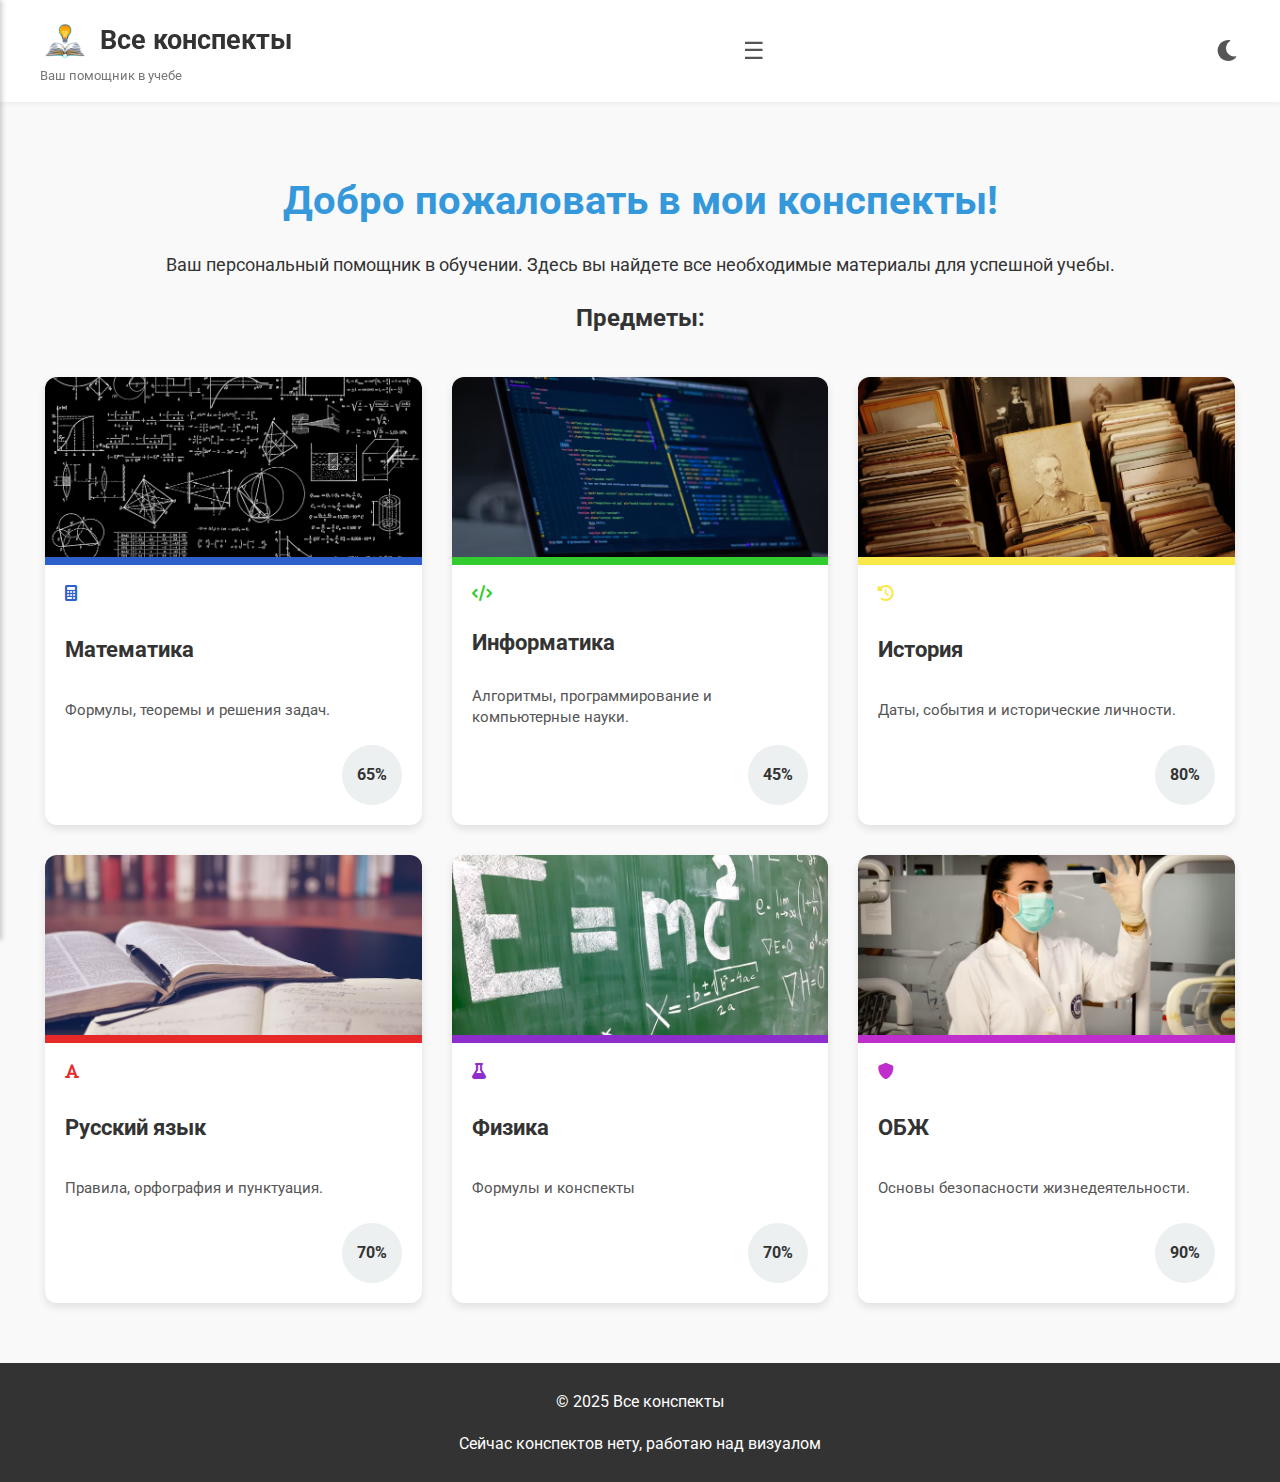
<file: index.html>
<!DOCTYPE html>
<html lang="ru">

<head>
    <meta charset="UTF-8">
    <meta name="viewport" content="width=device-width, initial-scale=1.0">
    <meta name="description" content="Конспекты по основным школьным предметам. Математика, информатика, история, русский язык, физика, ОБЖ.">
    <title> конспекты</title>
    <link rel="stylesheet" href="./css/style.css">
    <link rel="stylesheet" href="./css/dark.css">
    
    <link rel="stylesheet" href="https://cdnjs.cloudflare.com/ajax/libs/font-awesome/6.0.0/css/all.min.css"
        integrity="sha512-9usAa10IRO0HhonpyAIVpjrylPvoDwiPUiKdWk5t3PyolY1cOd4DSE0Ga+ri4AuTroPR5aQvXU9xC6qOPnzFeg=="
        crossorigin="anonymous" referrerpolicy="no-referrer" />
    <link rel="shortcut icon" href="assets/logo.png" type="image/x-icon">
    <link rel="preconnect" href="https://fonts.googleapis.com">
    <link rel="preconnect" href="https://fonts.gstatic.com" crossorigin>
    <link href="https://fonts.googleapis.com/css2?family=Roboto:wght@400;700&display=swap" rel="stylesheet">
    

</head>

<body>

    <header>
        <nav>
            <div class="logo">
                <a href="./"><img src="./img/acetone-2025223-205340-77.png" alt="Логотип">Все конспекты</a>
                <span class="site-description">Ваш помощник в учебе</span>
            </div>
            <button class="burger-menu">☰</button>  <!-- Кнопка гамбургер-меню -->

            <div class="nav-items">
                <a href="index.html"><i class="fa fa-home"></i> Главная</a>
                <a href="math.html"><i class="fa fa-calculator"></i> Математика</a>
                <a href="informatics.html"><i class="fa fa-code"></i> Информатика</a>
                <a href="history.html"><i class="fa fa-history"></i> История</a>
                <a href="russian.html"><i class="fa fa-font"></i> Русский язык</a>
                <a href="physics.html"><i class="fa fa-flask"></i> Физика</a>
                <a href="safety.html"><i class="fa fa-shield-alt"></i> ОБЖ</a>
                <div id="userProfile"></div>
            </div>
            <div class="theme-toggle">
                <i class="fa-solid fa-moon"></i>
            </div>

        </nav>
    </header>
    <main>
        <div class="home">
            <h1>Добро пожаловать в мои конспекты!</h1>
            <p>Ваш персональный помощник в обучении. Здесь вы найдете все необходимые материалы для успешной учебы.</p>
        </div>
<div class="home">
    <h2>Предметы:</h2>
    </div>

            
            <div class="subjects-grid">

                <a href="./math.html" class="subject-card">
                    <div class="subject-header">
                        <img src="./img/photo-1635070041078-e363dbe005cb.avif" alt="Математика">
                    </div>
                    <div class="subject-color-bar" style="background-color: #2e60cc;"></div>  <!-- Цветная полоска -->
                    <div class="subject-body">
                        <i class="fa fa-calculator"></i>
                        <h3>Математика</h3>
                        <p>Формулы, теоремы и решения задач.</p>
                        <div class="progress-circle">
                            <span>65%</span>
                        </div>
                    </div>
                </a>

                <div class="subject-card" data-subject="math">
                    <div class="subject-header">
                        <img src="./img/info.avif" alt="Математика">
                    </div>
                    <div class="subject-color-bar" style="background-color: #33cc2e;"></div>
                    <div class="subject-body">
                        <i class="fa fa-code"></i>
                        <h3>Информатика</h3>
                        <p>Алгоритмы, программирование и компьютерные науки.</p>
                        <div class="progress-circle">
                            <span>45%</span>
                        </div>
                    </div>
                </div>

                <!-- Repeat the structure to create a .subject-card for history, russian, physics and safety subjects-->
                <!-- Example:  -->
                <div class="subject-card" data-subject="math">
                    <div class="subject-header">
                        <img src="./img/history.avif" alt="Математика">
                    </div>
                    <div class="subject-color-bar" style="background-color: #fae84a;"></div>
                    <div class="subject-body">
                        <i class="fa fa-history"></i>
                        <h3>История</h3>
                        <p>Даты, события и исторические личности.</p>
                        <div class="progress-circle">
                            <span>80%</span>
                        </div>
                    </div>
                </div>

                <div class="subject-card" data-subject="math">
                    <div class="subject-header">
                        <img src="./img/rys.avif" alt="Математика">
                    </div>
                    <div class="subject-color-bar" style="background-color: #e62828;"></div>
                    <div class="subject-body">
                        <i class="fa fa-font"></i>
                        <h3>Русский язык</h3>
                        <p>Правила, орфография и пунктуация.</p>
                        <div class="progress-circle">
                            <span>70%</span>
                        </div>
                    </div>
                </div>

                <div class="subject-card" data-subject="math">
                    <div class="subject-header">
                        <img src="./img/fizika.avif" alt="Математика">
                    </div>
                    <div class="subject-color-bar" style="background-color: #8d2ecc;"></div>
                    <div class="subject-body">
                        <i class="fa fa-flask"></i>
                        <h3>Физика</h3>
                        <p>Формулы и конспекты</p>
                        <div class="progress-circle">
                            <span>70%</span>
                        </div>
                    </div>
                </div>

                <div class="subject-card" data-subject="math">
                    <div class="subject-header">
                        <img src="./img/OBZR.avif" alt="Математика">
                    </div>
                    <div class="subject-color-bar" style="background-color: #bf2ecc;"></div>
                    <div class="subject-body">
                        <i class="fa fa-shield-alt"></i>
                        <h3>ОБЖ</h3>
                        <p>Основы безопасности жизнедеятельности.</p>
                        <div class="progress-circle">
                            <span>90%</span>
                        </div>
                    </div>
                </div>
            </div>


        <section id="subject-content" class="hidden">
            <h2 id="subject-title"></h2>
            <div id="topic-list">
                <!-- Темы будут загружаться сюда -->
            </div>
            <div id="quiz-container" class="hidden">
                <!-- Контент для теста -->
                <h2>Тест на знания</h2>
                <div id="quiz"></div>
                <button id="submit">Показать результат</button>
                <div id="results"></div>
                <p>Процент прохождения: <span id="percentage">0%</span></p>

            </div>

            <button id="back-to-subjects">Вернуться к списку предметов</button>
        </section>
    </main>

    <footer>
        <p>© 2025 Все конспекты</p>
        <p>Сейчас конспектов нету, работаю над визуалом</p>
    </footer>

    <div class="auth-container hidden" id="auth_block">
    <div class="auth-container">
        <div class="form-container">
            <div class="login-form" id="loginForm">
                <h2>Вход</h2>
                <form id="loginFormInner">
                    <div class="form-group">
                        <label for="usernameLogin">:</label>
                        <input type="text" id="usernameLogin" name="usernameLogin" required>
                    </div>
                    <div class="form-group">
                        <label for="passwordLogin">:</label>
                        <input type="password" id="passwordLogin" name="passwordLogin" required>
                    </div>
                    <button type="submit"></button>
                    <p class="error-message" id="loginErrorMessage"></p>
                </form>
                <a href="#" class="form-switch" id="showRegisterForm"></a>
            </div>

            <div class="register-form hidden" id="registerForm">
                <h2></h2>
                <form id="registerFormInner">
                    <div class="form-group">
                        <label for="usernameRegister"></label>
                        <input type="text" id="usernameRegister" name="usernameRegister" required>
                    </div>
                    <div class="form-group">
                        <label for="passwordRegister"></label>
                        <input type="password" id="passwordRegister" name="passwordRegister" required>
                    </div>
                    <button type="submit"></button>
                    <p class="error-message" id="registerErrorMessage"></p>
                </form>
                <a href="#" class="form-switch" id="showLoginForm"></a>
            </div>

            <div class="welcome-message hidden" id="welcomeMessage">
                <h2><span id="loggedInUsername"></span>!</h2>
                <p><a href="./index.html"></a></p>
                <button id="logoutButton"></button>
            </div>
        </div>
    </div>
</div>
    <script src="script.js"></script>
    <script src="burger.js"></script>
    <script src="theme.js"></script>
    <script src="akk.js"></script>

</body>


</html>
</file>
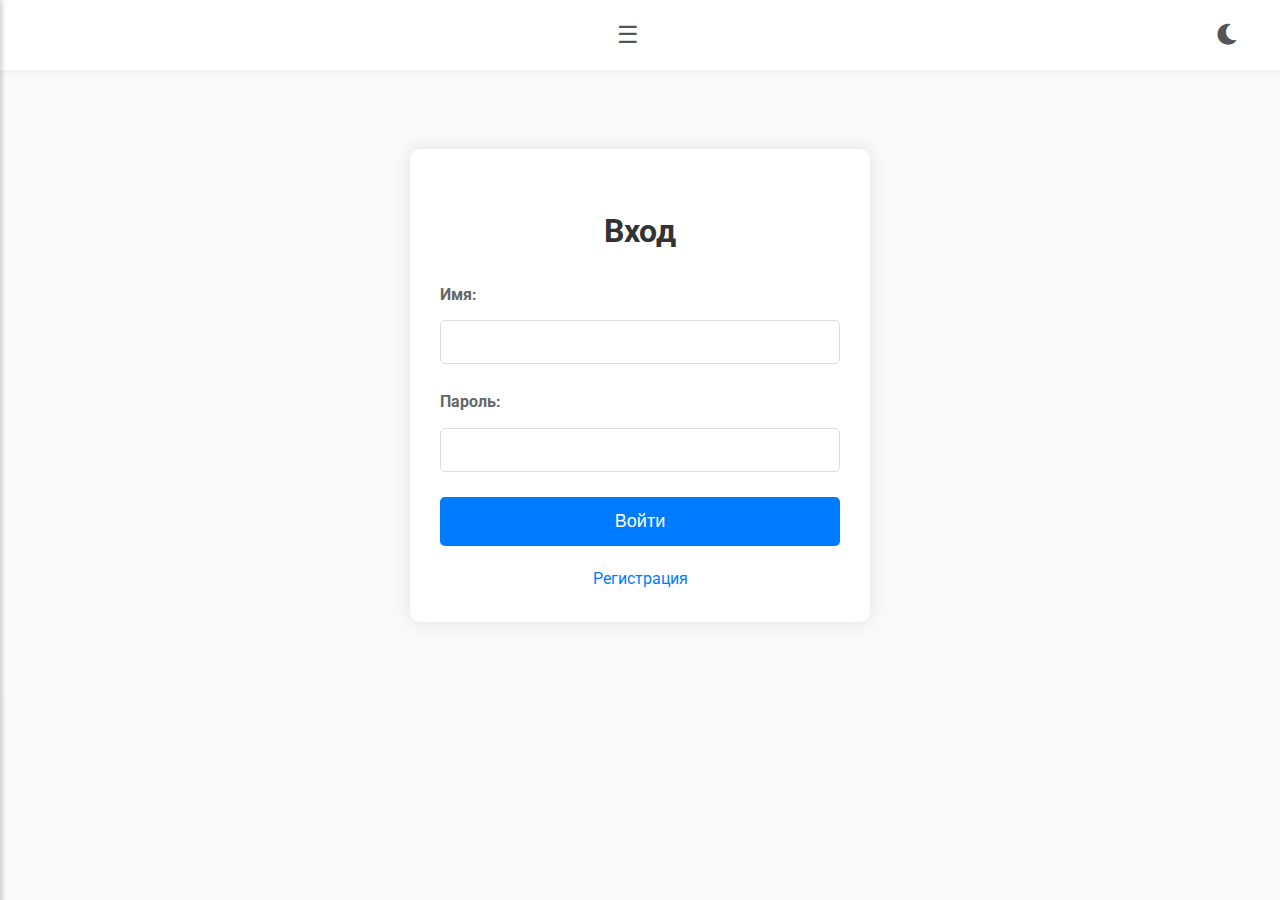
<file: akk.html>
<!DOCTYPE html>
<html lang="ru">

<head>
    <meta charset="UTF-8">
    <meta name="viewport" content="width=device-width, initial-scale=1.0">
    <meta name="description" content="Конспекты по математике.">
    <title>Школьные конспекты - Аккаунт</title>
    <link rel="stylesheet" href="./css/style.css">
    <!-- Общий стиль -->
    <link rel="stylesheet" href="./css/dark.css" id="theme-stylesheet">
    <!-- Темная тема (переключаемая) -->
    <link rel="stylesheet" href="./css/akk.css">
    <link rel="stylesheet" href="https://cdnjs.cloudflare.com/ajax/libs/font-awesome/6.0.0/css/all.min.css"
        integrity="sha512-9usAa10IRO0HhonpyAIVpjrylPvoDwiPUiKdWk5t3PyolY1cOd4DSE0Ga+ri4AuTroPR5aQvXU9xC6qOPnzFeg=="
        crossorigin="anonymous" referrerpolicy="no-referrer" />
    <link rel="shortcut icon" href="assets/logo.png" type="image/x-icon">
    <link rel="preconnect" href="https://fonts.googleapis.com">
    <link rel="preconnect" href="https://fonts.gstatic.com" crossorigin>
    <link href="https://fonts.googleapis.com/css2?family=Roboto:wght@400;700&display=swap" rel="stylesheet">
</head>

<body>
    <header>
        <nav>
            <button class="burger-menu">☰</button>
            <a href="./">
                
            </a>
            <div class="nav-items">
                <a href="./index.html"><i class="fa fa-home"></i> Главная</a>
                <div id="userProfile"> </div>
            </div>
            <div class="theme-toggle">
                <i class="fa-solid fa-moon" id="theme-toggle-icon"></i>
            </div>
        </nav>
    </header>

    <div class="auth-container">
        <div class="form-container">
            <div class="login-form" id="loginForm">
                <h2>Вход</h2>
                <form id="loginFormInner">
                    <div class="form-group">
                        <label for="usernameLogin">Имя:</label>
                        <input type="text" id="usernameLogin" name="usernameLogin" required>
                    </div>
                    <div class="form-group">
                        <label for="passwordLogin">Пароль:</label>
                        <input type="password" id="passwordLogin" name="passwordLogin" required>
                    </div>
                    <button type="submit">Войти</button>
                    <p class="error-message" id="loginErrorMessage"></p>
                </form>
                <a href="#" class="form-switch" id="showRegisterForm">Регистрация</a>
            </div>

            <div class="register-form hidden" id="registerForm">
                <h2>Регистрация</h2>
                <form id="registerFormInner">
                    <div class="form-group">
                        <label for="usernameRegister">Имя:</label>
                        <input type="text" id="usernameRegister" name="usernameRegister" required>
                    </div>
                    <div class="form-group">
                        <label for="passwordRegister">Пароль:</label>
                        <input type="password" id="passwordRegister" name="passwordRegister" required>
                    </div>
                    <button type="submit">Зарегистрироваться</button>
                    <p class="error-message" id="registerErrorMessage"></p>
                </form>
                <a href="#" class="form-switch" id="showLoginForm">Войти</a>
            </div>

            <div class="welcome-message hidden" id="welcomeMessage">
                <h2>Приветствую, <span id="loggedInUsername"></span>!</h2>
                <p><a href="./index.html">Вернутся на главный</a></p>
                <button id="logoutButton">Выйти</button>
            </div>
        </div>
    </div>

    <script src="script.js"></script>
    <!-- Ваши другие скрипты -->
    <script src="burger.js"></script>
    <script src="theme.js"></script>
    <script src="akk.js"></script>
    
</body>

</html>
</file>
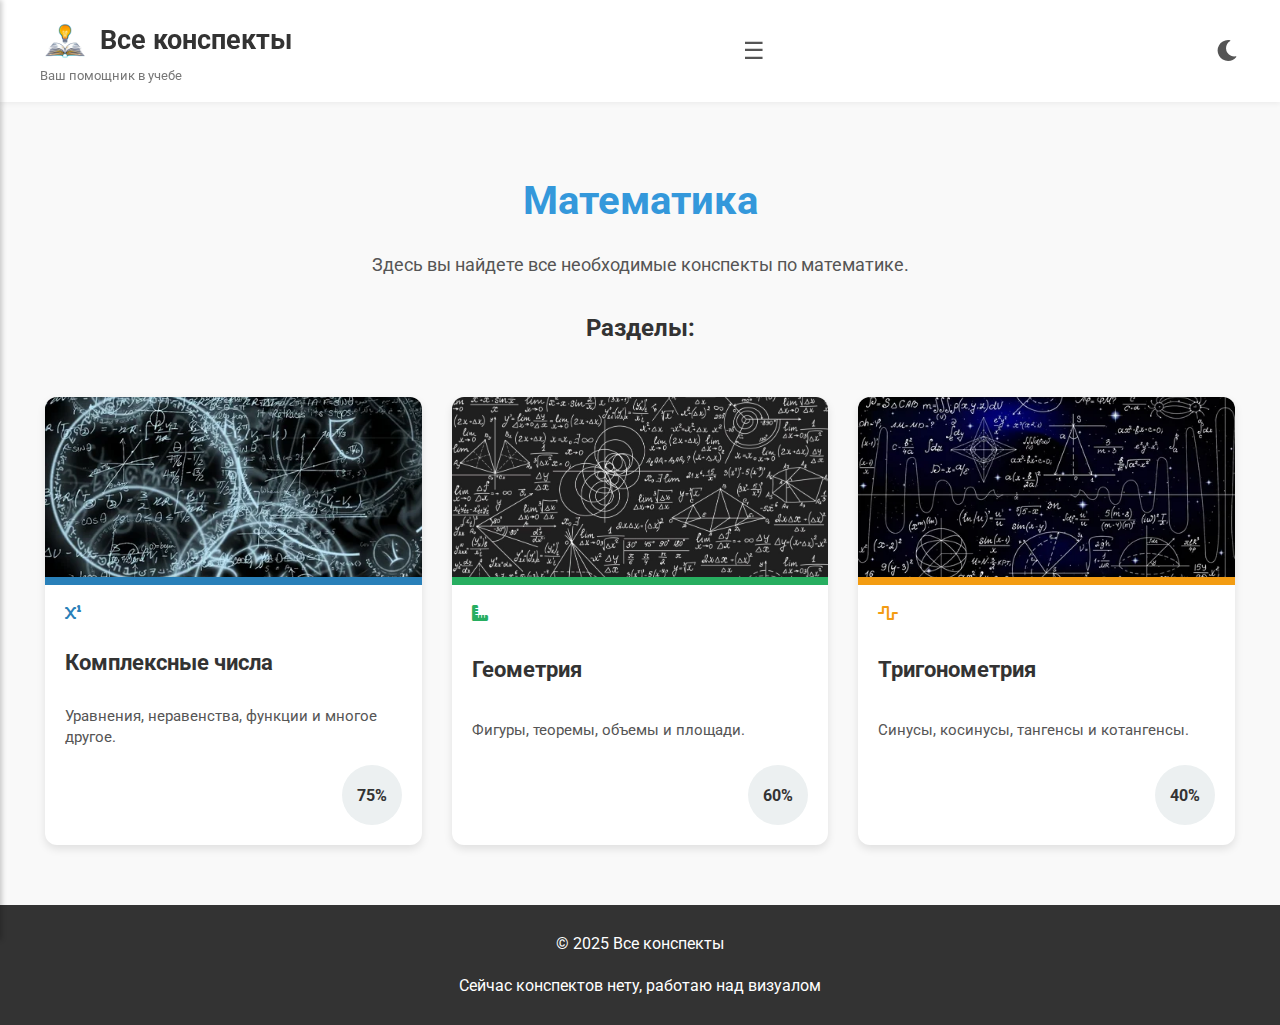
<file: math.html>
<!DOCTYPE html>
<html lang="ru">

<head>
    <meta charset="UTF-8">
    <meta name="viewport" content="width=device-width, initial-scale=1.0">
    <meta name="description" content="Конспекты по математике.">
    <title>Школьные конспекты - Математика</title>
    <link rel="stylesheet" href="./css/predmet/math.css">
    <link rel="stylesheet" href="./css/dark.css">
    <link rel="stylesheet" href="./css/style.css">
    <link rel="stylesheet" href="https://cdnjs.cloudflare.com/ajax/libs/font-awesome/6.0.0/css/all.min.css"
        integrity="sha512-9usAa10IRO0HhonpyAIVpjrylPvoDwiPUiKdWk5t3PyolY1cOd4DSE0Ga+ri4AuTroPR5aQvXU9xC6qOPnzFeg=="
        crossorigin="anonymous" referrerpolicy="no-referrer" />
    <link rel="shortcut icon" href="assets/logo.png" type="image/x-icon">
    <link rel="preconnect" href="https://fonts.googleapis.com">
    <link rel="preconnect" href="https://fonts.gstatic.com" crossorigin>
    <link href="https://fonts.googleapis.com/css2?family=Roboto:wght@400;700&display=swap" rel="stylesheet">
</head>

<body>
    <header>
        <nav>
            <div class="logo">
                <a href="./"><img src="./img/acetone-2025223-205340-77.png" alt="Логотип">Все конспекты</a>
                <span class="site-description">Ваш помощник в учебе</span>
            </div>
            <button class="burger-menu">☰</button>

            <div class="nav-items">
                <a href="./index.html"><i class="fa fa-home"></i> Главная</a>
                <a href="./com.html"><i class="fa fa-superscript"></i> Комплексные числа </a>
                <a href="informatics.html"><i class="fa fa-ruler-combined"></i> Геометрия</a>
                <a href="./trig.html"><i class="fa fa-wave-square"></i> Тригонометрия</a>
                <div id="userProfile"></div>
            </div>
            <div class="theme-toggle">
                <i class="fa-solid fa-moon"></i>
            </div>
            
        </nav>
    </header>
    <main>
        <div class="home">
            <h1>Математика</h1>
            <p>Здесь вы найдете все необходимые конспекты по математике.</p>
        </div>

        <div class="home">
            <h2>Разделы:</h2>
        </div>

        <div class="subjects-grid">

            <a href="./com.html" class="subject-card">
                <div class="subject-header">
                    <img src="./img/komplexn.webp" alt="Алгебра">
                </div>
                <div class="subject-color-bar" style="background-color: #2980b9;"></div>
                <div class="subject-body">
                    <i class="fa fa-superscript"></i>
                    <h3>Комплексные числа</h3>
                    <p>Уравнения, неравенства, функции и многое другое.</p>
                    <div class="progress-circle">
                        <span>75%</span>
                    </div>
                </div>
            </a>

            <a href="#" class="subject-card">
                <div class="subject-header">
                    <img src="./img/geometria.jpg" alt="Геометрия">
                </div>
                <div class="subject-color-bar" style="background-color: #27ae60;"></div>
                <div class="subject-body">
                    <i class="fa fa-ruler-combined"></i>
                    <h3>Геометрия</h3>
                    <p>Фигуры, теоремы, объемы и площади.</p>
                    <div class="progress-circle">
                        <span>60%</span>
                    </div>
                </div>
            </a>

            <a href="./trig.html" class="subject-card">
                <div class="subject-header">
                    <img src="./img/trigonometria..webp" alt="Тригонометрия">
                </div>
                <div class="subject-color-bar" style="background-color: #f39c12;"></div>
                <div class="subject-body">
                    <i class="fa fa-wave-square"></i>
                    <h3>Тригонометрия</h3>
                    <p>Синусы, косинусы, тангенсы и котангенсы.</p>
                    <div class="progress-circle">
                        <span>40%</span>
                    </div>
                </div>
            </a>
        </div>
    </main>

    <footer>
        <p>© 2025 Все конспекты</p>
        <p>Сейчас конспектов нету, работаю над визуалом</p>
    </footer>
    <div class="auth-container hidden" id="auth_block">
        <div class="auth-container">
            <div class="form-container">
                <div class="login-form" id="loginForm">
                    <h2>Вход</h2>
                    <form id="loginFormInner">
                        <div class="form-group">
                            <label for="usernameLogin">:</label>
                            <input type="text" id="usernameLogin" name="usernameLogin" required>
                        </div>
                        <div class="form-group">
                            <label for="passwordLogin">:</label>
                            <input type="password" id="passwordLogin" name="passwordLogin" required>
                        </div>
                        <button type="submit"></button>
                        <p class="error-message" id="loginErrorMessage"></p>
                    </form>
                    <a href="#" class="form-switch" id="showRegisterForm"></a>
                </div>
    
                <div class="register-form hidden" id="registerForm">
                    <h2></h2>
                    <form id="registerFormInner">
                        <div class="form-group">
                            <label for="usernameRegister"></label>
                            <input type="text" id="usernameRegister" name="usernameRegister" required>
                        </div>
                        <div class="form-group">
                            <label for="passwordRegister"></label>
                            <input type="password" id="passwordRegister" name="passwordRegister" required>
                        </div>
                        <button type="submit"></button>
                        <p class="error-message" id="registerErrorMessage"></p>
                    </form>
                    <a href="#" class="form-switch" id="showLoginForm"></a>
                </div>
    
                <div class="welcome-message hidden" id="welcomeMessage">
                    <h2><span id="loggedInUsername"></span>!</h2>
                    <p><a href="./index.html"></a></p>
                    <button id="logoutButton"></button>
                </div>
            </div>
        </div>

    <script src="script.js"></script>
    <script src="theme.js"></script>
    <script src="burger.js"></script>
    <script src="akk.js"></script>
</body>

</html>
</file>
<file: css/style.css>
body {
    font-family: 'Roboto', sans-serif;
    margin: 0;
    padding: 0;
    background-color: #f9f9f9;
    color: #333;
    transition: background-color 0.3s, color 0.3s;
    line-height: 1.6;
}

/*header*/
header {
    background-color: #fff;
    color: #333;
    padding: 1rem 0;
    box-shadow: 0 2px 5px rgba(0, 0, 0, 0.05);
    position: sticky;
    top: 0;
    z-index: 100;
}
/*Logo styling */
.logo a {
    color: #333;
    text-decoration: none;
    font-size: 1.7em;
    font-weight: bold;
    display: flex;
    align-items: center;
}

.logo img {
    width: 50px;
    margin-right: 10px;
}

.site-description {
    font-size: 0.8em;
    color: #777;
    display: block;
}
nav {
    display: flex;
    justify-content: space-between;
    align-items: center;
    max-width: 1200px;
    margin: 0 auto;
    padding: 0 20px;
}
/* Стили для кнопки "гамбургер-меню" */
.burger-menu {
    display: block;
    font-size: 1.5em;
    background: none;
    justify-content:left;
    border: none;
    cursor: pointer;
    padding: 0;
    transition: color 0.3s;
    color: #555;
}
.burger-menu:hover {
    color: #3498db;
}

/* Стили для панели навигации */
.nav-items {
    display: none; /* Скрываем изначально */
    flex-direction: column;
    position: fixed; /* Фиксированное позиционирование */
    top: 0;
    left: 0;
    width: 250px; /* Ширина панели навигации */
    height: 100%; /* Высота на весь экран */
    background-color: #fff;
    padding: 20px;
    box-shadow: 2px 0px 5px rgba(0, 0, 0, 0.2);
    z-index: 1000; /* Поверх всего */
    transform: translateX(-100%); /* Скрываем за левым краем */
    transition: transform 0.3s ease-in-out;
    overflow-y: auto; /* Для скролла, если контента много */
     display: flex;
     gap: 10px;
}

 

.nav-items a {
    padding: 10px;
    display: block;
    text-align: left;
    text-decoration: none;
    color: #333;
    transition: background-color 0.3s, color 0.3s;
    border-bottom: 1px solid #eee; /* Разделитель между ссылками */
}

.nav-items a:last-child {
    border-bottom: none; /* Убираем разделитель у последнего элемента */
}

.nav-items a:hover {
    background-color: #f2f2f2;
    color: #3498db;
}

/* Активация панели навигации */
.nav-items.active {
    display: flex; /* Показываем */
    transform: translateX(0); /* Выдвигаем на экран */
}

/* Стили для кнопки закрытия */
.close-menu {
    position: absolute;
    top: 10px;
    right: 10px;
    font-size: 2em;
    background: none;
    border: none;
    cursor: pointer;
    color: #777;
    transition: color 0.3s;
}

.close-menu:hover {
    color: #e74c3c;
}

/* Затемнение фона при открытом меню */
body.menu-open::before {
    content: "";
    display: block;
    position: fixed;
    top: 0;
    left: 0;
    width: 100%;
    height: 100%;
    background-color: rgba(0, 0, 0, 0.5); /* Полупрозрачный черный */
    z-index: 999; /* Под панелью, но над остальным контентом */
}

.theme-toggle {
    cursor: pointer;
    font-size: 1.5em;
    color: #555;
    transition: color 0.3s;
}
.theme-toggle .fa-sun {
    color: yellow; /* Желтый цвет для солнышка */
}

.theme-toggle:hover {
    color: #777;
}

/*Page content*/
main {
    max-width: 1230px;
    margin: 20px auto;
    padding: 20px;
}

section {
    background-color: #fff;
    padding: 30px;
    margin-bottom: 30px;
    border-radius: 12px;
    box-shadow: 0 4px 8px rgba(0, 0, 0, 0.05);
}

/*Home section */
.home {
    text-align: center;
}

.home h1 {
    font-size: 2.5em;
    color: #3498db;
    margin-bottom: 10px;
}

.home p {
    font-size: 1.1em;

}

/*Subjects section layout*/
#subjects {
    text-align: center;
}

#subjects h2 {
    font-size: 2em;
    color: #333;
    margin-bottom: 20px;
}

.subjects-grid {
    display: grid;
    grid-template-columns: repeat(auto-fit, minmax(280px, 1fr));
    gap: 30px;
    padding: 20px;
}

/*Styling Subject Card*/
.subject-card {
    background-color: #fff;
    border-radius: 12px;
    box-shadow: 0 4px 8px rgba(0, 0, 0, 0.1);
    overflow: hidden;
    text-decoration: none; /* Убираем подчеркивание */
    color: inherit; /* Наследуем цвет текста от родителя */
    /* Clip corners */
}

.subject-body .fa-calculator{
color: #2e60cc;
}
.subject-body .fa-code{
    color: #33cc2e;
}
.subject-body .fa-history{
    color: #fae84a;
}
.subject-body .fa-font{
color: #e62828;
}
.subject-body .fa-flask{
    color: #8d2ecc;
}
.subject-body .fa-shield-alt{
    color: #bf2ecc;
}



.subject-header img {
    object-fit: cover;
    width: 100%;
    height: 100%;
    vertical-align: middle;
    transition: transform 0.5s ease; /* Добавляем плавный переход для transform */
}


.subject-card:hover .subject-header img {
    transform: scale(1.1);  /* Увеличиваем масштаб фотографии при hover */
    box-shadow: 0 6px 12px rgba(0, 0, 0, 0.15);
}

.subject-card:hover .subject-body i {
    animation: pulsate 2.5s ease-in-out;
}

@keyframes pulsate {
    0% { transform: scale(1); }
    25%{ transform: scale(0.8);  }
    50% { transform: scale(-1.15); }
    100% { transform: scale(1); }
}

.subject-color-bar {
    height: 8px;  /* Толщина полоски */
    width: 100%;
    /* background-color: #2e60cc; */ /* Цвет полоски (можно задавать инлайново или через классы) */
    border-radius: 0 0 0px 0px; /* Закругление только нижних углов */
}

/*Card header*/
.subject-header {
    height: 180px;
    overflow: hidden;
    /* Добавил overflow: hidden; */
    position: relative;
    /* Чтобы можно было позиционировать псевдоэлемент */

    /* Math color*/


}

.subject-header img {
    object-fit: cover;
    width: 100%;
    height: 100%;
    vertical-align: middle;

    /* Убираем отступ у картинок */
}


/*Card content*/
.subject-body {
    padding: 20px;
    text-align: left;
    display: flex;
    flex-direction: column;
    justify-content: space-between;
    height: 220px;
    /* Fixed height*/
}

.subject-body i {
    margin-right: 8px;
    color: #777;
    /* Color to the icons*/
}

.subject-body h3 {
    font-size: 1.4em;
    margin-bottom: 8px;
    color: #333;
}

.subject-body p {
    font-size: 0.95em;
    color: #555;
    line-height: 1.4;
}

/*Progrees circle*/
.progress-circle {
    width: 60px;
    height: 60px;
    border-radius: 50%;
    background-color: #ecf0f1;
    /* Light background*/
    color: #333;
    display: flex;
    align-items: center;
    justify-content: center;
    font-weight: bold;

    /* Add the place between*/
    align-self: flex-end;
}


/*Content of subject*/
#subject-content {
    text-align: left;
}

#topic-list {
    margin-top: 20px;
}

#topic-list a {
    display: block;
    padding: 12px 15px;
    margin-bottom: 8px;
    background-color: #f2f2f2;
    border-radius: 8px;
    text-decoration: none;
    color: #333;
    transition: background-color 0.3s;
}

#topic-list a:hover {
    background-color: #e0e0e0;
}

/*The form of connection */
#contact-form .form-group {
    margin-bottom: 15px;
}

#contact-form label {
    display: block;
    margin-bottom: 5px;
    font-weight: bold;
}

#contact-form input,
#contact-form textarea {
    width: 100%;
    padding: 10px;
    border: 1px solid #ddd;
    border-radius: 5px;
}

#contact-form button {
    background-color: #333;
    color: #fff;
    padding: 10px 20px;
    border: none;
    border-radius: 5px;
    cursor: pointer;
}

#contact-form button:hover {
    background-color: #555;
}

/*Underground part*/
footer {
    background-color: #333;
    color: #fff;
    text-align: center;
    padding: 10px 0;
    max-width: 100%;
}

/*The classes to hide and show */
.hidden {
    display: none;
}

.active {
    display: block;
}

/*Change the theme*/


/*Switch themes */
.theme-toggle {
    cursor: pointer;
    font-size: 1.5em;
    transition: color 0.3s;
}

.theme-toggle:hover {
    color: #ddd;
}

/*Quiz styling */
#quiz-container {
    margin-top: 20px;
}

#quiz {
    margin-bottom: 20px;
}

/*Show the results*/
#results {
    margin-top: 20px;
    padding: 10px;
    border: 1px solid #ccc;
    border-radius: 5px;
}

#percentage {
    font-weight: bold;
}

/*Добавляем стили для выпадающего меню*/
.nav-items.active {
    display: flex;
}
#userProfile {
    display: flex;
    justify-content: flex-start; /* Align content to the start */
    align-items: center;
    gap: 10px;
    margin-top: auto; /* Push the profile to the bottom */
    padding-bottom: 20px;
    align-items: center;
}

.user-profile-element {
    display: flex;
    align-items: center;
    gap: 5px;
    font-size: 16px;
    color: #555;
}

/* Style the user icon */

.user-profile-element i.fa-user-circle {
    font-size: 20px;
    color: #007bff;
}

/* Style Logout icon */
.user-profile-element a {
    color: #aaa;
    /* So the Link text will be still vissible on  dark theme */
    text-decoration: none;
    transition: color 0.3s ease; /* Smooth transition for hover effect */
}

.user-profile-element a:hover {
    color: #007bff; /* Change color on hover */
}

.user-profile-element a i {
    font-size: 1.2em;
}
#auth_block.hidden {
    display: none;
}
.hidden {
    display: none !important;
}
</file>
<file: css/dark.css>
.dark-mode {
    background-color: #111111;
    color: #fff;
}

.dark-mode h1,
.dark-mode h2,
.dark-mode h3 {
    color: #fff;
}
.dark-mode .progress-circle{
    background-color: #2c2c2c;
    color: #fff;
}

.dark-mode section {
    background-color: #333;
    box-shadow: 0 4px 8px rgba(255, 255, 255, 0.05);
    /* Subtle white shadow*/
}

.dark-mode #topic-list a {
    background-color: #444;
    color: #fff;
}

.dark-mode #topic-list a:hover {
    background-color: #555;
}

.dark-mode #contact-form input,
.dark-mode #contact-form textarea {
    border-color: #555;
    background-color: #333;
    color: #fff;
}
.dark-mode header{
    background-color: #0c0c0c;
}
.dark-mode a {
    color: #ccc;
}
.dark-mode p { 
    color:#ddd;
}
.dark-mode .subject-card{
    background-color:#222;
    color: #ddd;
}
.dark-mode .subject-card h3{
    color: #ddd;
}
.dark-mode .subject-card p{
    color: #bdbdbd;
}

.dark-mode footer {
    background-color: #111;
}
/* Dark Theme Support */
.dark-mode .burger-menu {
    color: #ddd;
}

.dark-mode .burger-menu:hover {
    color: #fff;
}

.dark-mode .nav-items {
    background-color: #333;
    box-shadow: 2px 0px 5px rgba(255, 255, 255, 0.1);
    color: #fff; /* Color for text within the nav */
}

.dark-mode .nav-items a {
    color: #ddd;
    border-bottom: 1px solid #555; /* Darker divider */
}

.dark-mode .nav-items a:hover {
    background-color: #444;
    color: #fff;
}
.dark-mode .home h1 {
    color: #7eb4ff; /* Более светлый синий для заголовка */
}

.dark-mode .topic-block {
    background-color: #333;
    box-shadow: 0 4px 8px rgba(255, 255, 255, 0.05);
}

.dark-mode .topic-header {
    background-color: #444;
    color: #7eb4ff;
}

.dark-mode .topic-header:hover {
    background-color: #555;
}

.dark-mode .topic-content {
    color: #ddd;
}

.dark-mode code {
    background-color: #444;
    color: #ddd;
}
.dark-mode .home p{
    color: #ddd;
}
.dark-mode .auth-container{
    background-color: #0000;
}
.dark-mode .form-container{
    background: #1b1b1b;
}
.dark-mode .form-group .label{
    color: #fff;
}
.dark-mode .user-profile-element{
    color: #ddd;
}
</file>
<file: css/akk.css>
.auth-container {
    display: flex;
    justify-content: center;
    align-items: center;
    min-height: 70vh; /* Чтобы форма занимала большую часть экрана */
    background-color: #fafafa
}

.form-container {
    background-color: #fff;
    border-radius: 10px;
    box-shadow: 0 0 20px rgba(0, 0, 0, 0.1);
    padding: 30px;
    width: 400px;
    max-width: 90%; /* Для адаптивности на маленьких экранах */
    text-align: center;
}

h2 {
    color: #333;
    margin-bottom: 25px;
    font-size: 2em;
}

.form-group {
    margin-bottom: 20px;
    text-align: left;
}

label {
    display: block;
    margin-bottom: 8px;
    color: #666666;
    font-weight: bold;
}

input[type="text"],
input[type="password"] {
    width: 100%;
    padding: 12px 15px;
    margin: 5px 0;
    border: 1px solid #ddd;
    border-radius: 5px;
    box-sizing: border-box;
    font-size: 16px;
}

button {
    background-color: #007bff;
    color: white;
    padding: 14px 20px;
    border: none;
    border-radius: 5px;
    cursor: pointer;
    font-size: 18px;
    width: 100%;
    transition: background-color 0.3s ease;
}


.error-message {
    color: #dc3545;
    margin-top: 15px;
    text-align: center;
    font-size: 16px;
}

.form-switch {
    display: block;
    text-align: center;
    margin-top: 20px;
    color: #007bff;
    text-decoration: none;
    font-size: 16px;
}

.form-switch:hover {
    text-decoration: underline;
}

.welcome-message {
    text-align: center;
    padding: 30px;
    border-radius: 10px;
    background-color: #f9f9f9;
    font-size: 18px;
}

.welcome-message a {
    color: #007bff;
    text-decoration: none;
}

.welcome-message a:hover {
    text-decoration: underline;
}

.hidden {
    display: none !important;
}
/* Добавьте эти стили для плавного отображения */
.login-form,
.register-form {
    transition: opacity 0.3s ease;
}


#userProfile {
    display: flex;
    justify-content: flex-start; /* Align content to the start */
    align-items: center;
    gap: 10px;
    margin-top: auto; /* Push the profile to the bottom */
    padding-bottom: 20px;
    align-items: center;
}

.user-profile-element {
    display: flex;
    align-items: center;
    gap: 5px;
    font-size: 16px;
    color: #555;
}

/* Style the user icon */

.user-profile-element i.fa-user-circle {
    font-size: 20px;
    color: #007bff;
}

/* Style Logout icon */
.user-profile-element a {
    color: #aaa;
    /* So the Link text will be still vissible on  dark theme */
    text-decoration: none;
    transition: color 0.3s ease; /* Smooth transition for hover effect */
}

.user-profile-element a:hover {
    color: #007bff; /* Change color on hover */
}

.user-profile-element a i {
    font-size: 1.2em;
}
</file>
<file: css/predmet/math.css>
.dark-mode h1,
.dark-mode h2,
.dark-mode h3
 {
    color: #fff;
}
.dark-mode p{
    color: #bdbdbd;
}
.dark-mode .logo a{
    color: #fff;
}
.subject-body .fa-superscript{
    color: #2980b9;
}
.subject-body .fa-ruler-combined{
    color: #27ae60;
}
.subject-body .fa-wave-square{
    color: #f39c12;
}
body {
    font-family: 'Roboto', sans-serif;
    margin: 0;
    padding: 0;
    background-color: #f9f9f9; /* Светлый фон */
    color: #333; /* Темный основной текст */
    line-height: 1.6;
}

main {
    max-width: 1200px;
    margin: 20px auto;
    padding: 20px;
}

.home {
    text-align: center;
    margin-bottom: 30px;
}

.home h1 {
    font-size: 2.8em;
    color: #2e60cc; /* Синий акцент для заголовка */
    margin-bottom: 10px;
}

.home p {
    font-size: 1.1em;
    color: #555;
}

/* Оформление блоков с темами */
.topic-block {
    background-color: #fff;
    border-radius: 12px;
    box-shadow: 0 4px 8px rgba(0, 0, 0, 0.05);
    margin-bottom: 20px;
    overflow: hidden; /* Чтобы borderRadius работал правильно */
    transition: box-shadow 0.3s ease;
}

.topic-block:hover {
    box-shadow: 0 6px 12px rgba(0, 0, 0, 0.1);
}

.topic-header {
    background-color: #f0f4ff; /* Очень светлый оттенок синего */
    color: #2e60cc;
    padding: 15px 20px;
    font-size: 1.3em;
    font-weight: bold;
    cursor: pointer; /* Показываем, что заголовок кликабельный */
    transition: background-color 0.3s ease;
}

.topic-header:hover {
    background-color: #d9e2f7; /* Более насыщенный светлый синий при наведении */
}

.topic-content {
    padding: 20px;
    font-size: 1em;
    color: #555;
    line-height: 1.5;
}

.topic-content p {
    margin-bottom: 15px;
}

.topic-content ul {
    padding-left: 20px;
    margin-bottom: 15px;
}

.topic-content li {
    margin-bottom: 8px;
}

.topic-content h3 {
    font-size: 1.2em;
    color: #333;
    margin-bottom: 10px;
}

code {
    background-color: #f2f2f2;
    padding: 2px 5px;
    border-radius: 5px;
    font-family: monospace;
    font-size: 0.9em;
}

/* Стили для списков внутри блоков */
.topic-content ul {
    list-style-type: disc; /* Маркеры для списков */
    margin-left: 20px;
}

.topic-content ul li {
    margin-bottom: 8px;
}
.topic-block {
    margin-bottom: 15px; /* Add some space between blocks */
    border-radius: 5px;
    overflow: hidden; /* Prevents content from overflowing */
}

.topic-header {
    background-color: #f0f0f0;
    font-weight: bold;
    cursor: pointer; /* Indicates it's clickable */
    display: flex; /* Use flexbox to align items */
    justify-content: space-between; /* Space items evenly */
    align-items: center; /* Vertically align items */
}

.topic-content {
    padding: 10px;
    display: block; /* Initially show content */
}

.topic-header::after {
    content: '\25BC'; /* Unicode character for a downward-pointing triangle */
    font-size: 10px;
    margin-left: 5px;
    transition: transform 0.2s ease-in-out; /* Add a smooth transition */
}

.topic-content.hidden {
    display: none;
}

.topic-header.collapsed::after {
    transform: rotate(90deg); /* Rotate the triangle when collapsed */
}
</file>
